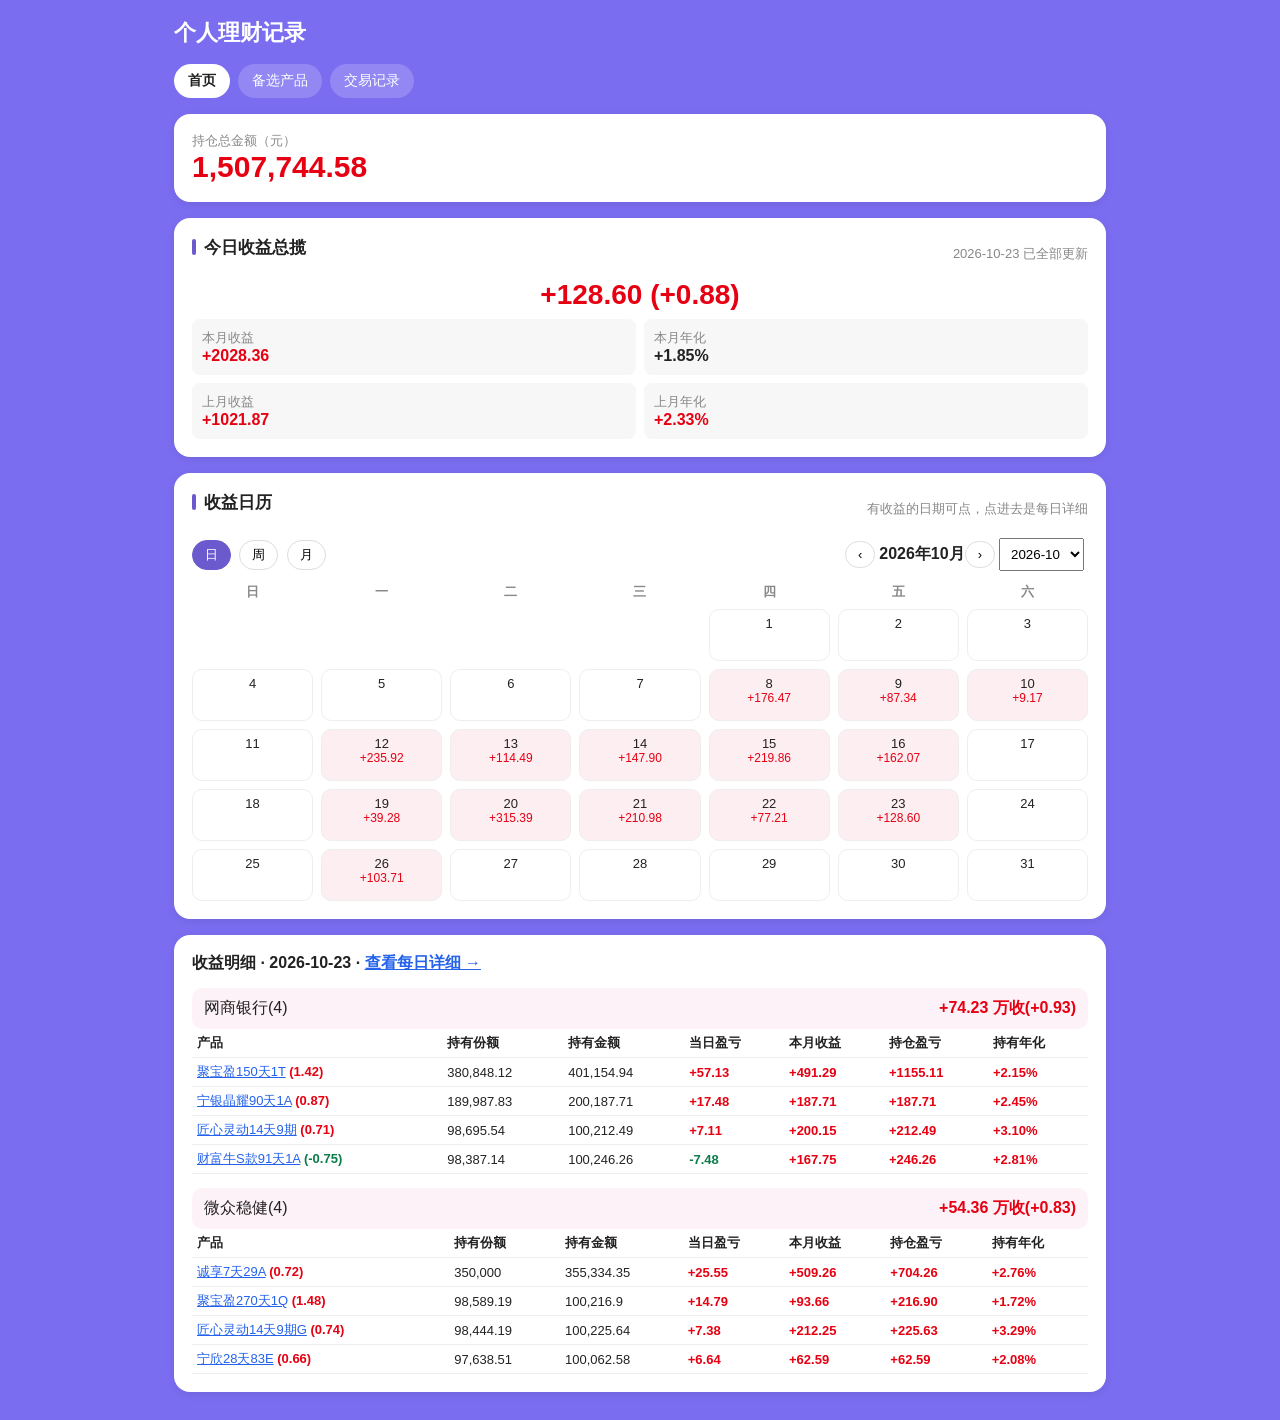
<file: index.html>
<!DOCTYPE html>
<html lang="zh-CN">
<head>
<meta charset="utf-8">
<meta name="viewport" content="width=device-width, initial-scale=1">
<title>首页 · 个人理财记录</title>
<link rel="stylesheet" href="style.css">
</head>
<body>
<div class="wrap">
<h1 class="pagetitle">个人理财记录</h1>
<nav class="nav"><a href="index.html" class="on">首页</a><a href="compare.html" class="">备选产品</a><a href="transactions.html" class="">交易记录</a></nav>

<div class="card">
<div id="homeTotal">正在加载…</div>
</div>
<div class="card" style="margin-top:16px">
<div id="todaySummary">正在加载…</div>
</div>
<div class="card" style="margin-top:16px">
<div class="row"><h2>收益日历</h2><span class="muted">有收益的日期可点，点进去是每日详细</span></div>
<div id="calControls" style="margin:8px 0"></div>
<div class="cal" id="calendar"></div>
</div>
<div class="card" style="margin-top:16px">
<div id="homeDetail">正在加载…</div>
</div>

</div>
<script src="common.js"></script>
<script>
loadData().then(()=>{renderHomeTotal(); renderTodaySummary(); renderCalendar(); renderHomeDetail();});
</script>
</body>
</html>
</file>
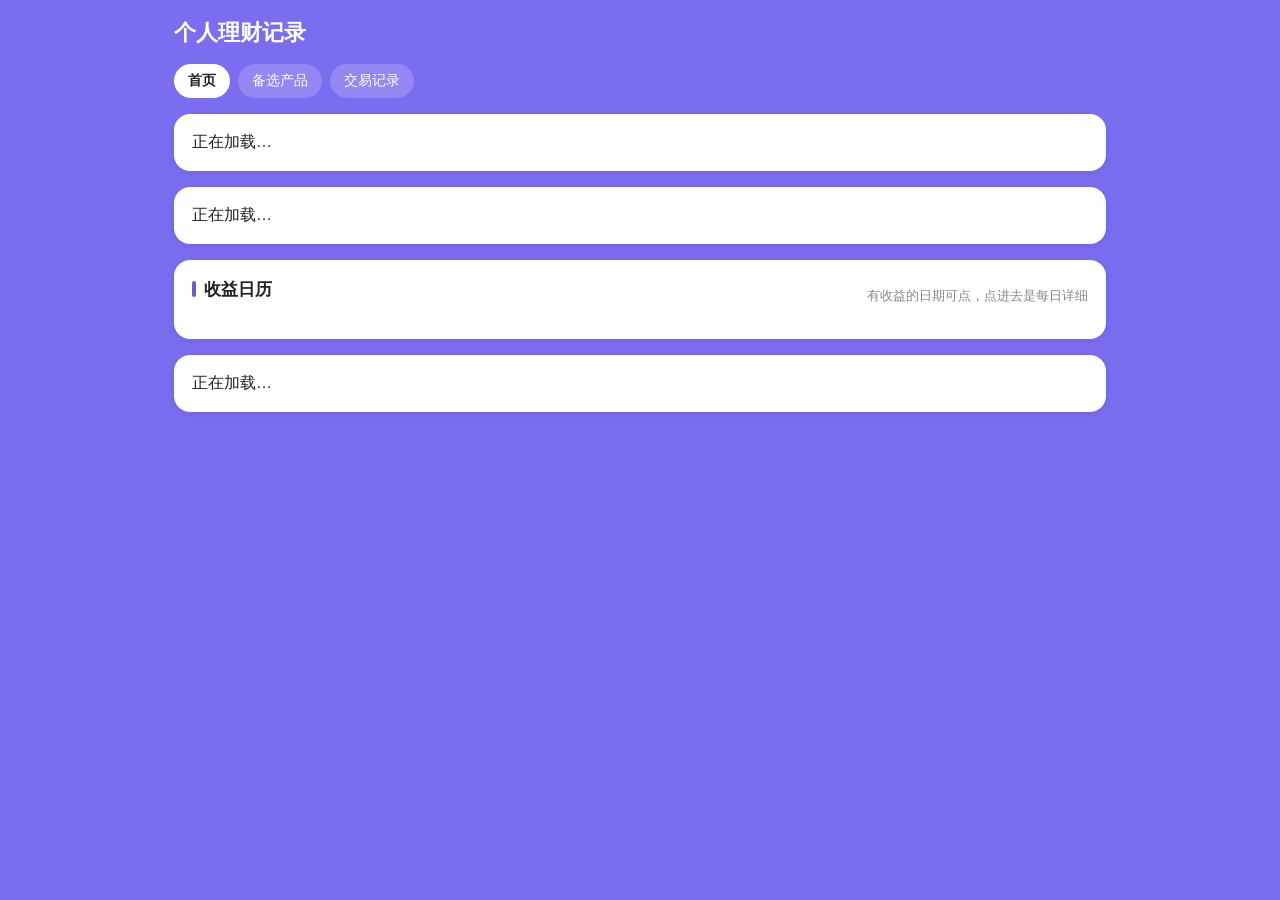
<file: calendar.html>
<!DOCTYPE html>
<html lang="zh-CN">
<head>
<meta charset="utf-8">
<meta name="viewport" content="width=device-width, initial-scale=1">
<meta http-equiv="refresh" content="0; url=index.html">
<title>收益日历 · 个人理财记录</title>
<link rel="stylesheet" href="style.css">
</head>
<body>
<div class="wrap">
<div class="card">
<p><a href="index.html">收益日历已移到首页，点击前往</a></p>
</div>
</div>
</body>
</html>
</file>
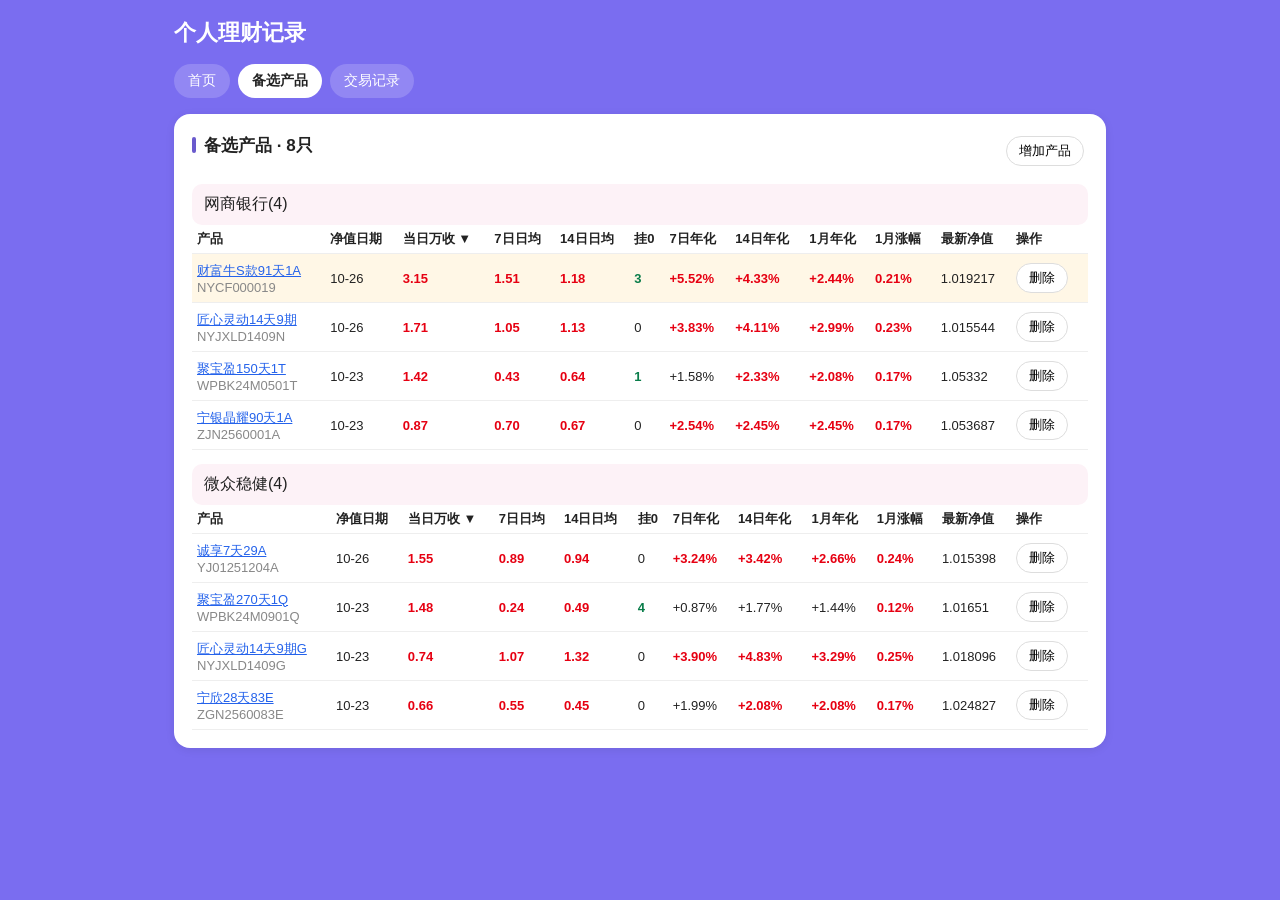
<file: compare.html>
<!DOCTYPE html>
<html lang="zh-CN">
<head>
<meta charset="utf-8">
<meta name="viewport" content="width=device-width, initial-scale=1">
<title>备选产品 · 个人理财记录</title>
<link rel="stylesheet" href="style.css">
</head>
<body>
<div class="wrap">
<h1 class="pagetitle">个人理财记录</h1>
<nav class="nav"><a href="index.html" class="">首页</a><a href="compare.html" class="on">备选产品</a><a href="transactions.html" class="">交易记录</a></nav>

<div class="card">
<div class="row"><h2>备选产品 · <span id="compareCount">8只</span></h2><span><button class="pill" id="addToggle">增加产品</button></span></div>
<div id="addForm" style="display:none;border-top:1px solid #eee;padding-top:10px;margin-top:10px">
<label>产品名 <input id="addName" placeholder="例如 新产品90天1A"></label>
<label>子份额代码 <input id="addCode" placeholder="例如 XXX000001A"></label>
<label>代销 <input id="addDist" list="distList" placeholder="网商银行 / 微众稳健"><datalist id="distList"><option value="网商银行"><option value="微众稳健"></datalist></label>
<label>管理人简称 <input id="addMgrShort" placeholder="例如 南银"></label>
<label>管理人全称 <input id="addMgr" placeholder="可选，默认用简称"></label>
<label>登记编码 <input id="addReg" placeholder="可选"></label>
<label>买入日 <input id="addBuyDate" type="date"></label>
<label>买入净值 <input id="addBuyNav" type="number" step="0.000001" placeholder="1.000000"></label>
<label>持有份额 <input id="addShares" type="number" step="0.01" placeholder="100000"></label>
<button id="addProdBtn">加入持仓</button>
<button id="expHoldBtn">导出持仓 JSON</button>
<button id="expTxBtn">导出交易 JSON</button>
<button id="clearLocalBtn">清除本机保存</button>
<p id="addProdMsg" class="muted"></p>
</div>
<div id="compareTable">正在加载…</div>
</div>

</div>
<script src="common.js"></script>
<script>
loadData().then(()=>{renderCompare();});
document.getElementById('addToggle').onclick=()=>{
  const f=document.getElementById('addForm');
  f.style.display=f.style.display==='block'?'none':'block';
};
document.getElementById('addProdBtn').onclick=()=>{
  const msg=document.getElementById('addProdMsg');
  const ledger_name=document.getElementById('addName').value.trim();
  const share_code=document.getElementById('addCode').value.trim();
  const distributor=document.getElementById('addDist').value.trim();
  const manager_short=document.getElementById('addMgrShort').value.trim();
  const manager=document.getElementById('addMgr').value.trim();
  const registration_code=document.getElementById('addReg').value.trim();
  const purchase_date=document.getElementById('addBuyDate').value;
  const purchase_nav=parseFloat(document.getElementById('addBuyNav').value);
  const shares=parseFloat(document.getElementById('addShares').value);
  if(!ledger_name||!share_code||!distributor||!purchase_date||!(purchase_nav>0)||!(shares>0)){ msg.textContent='请填写产品名、子份额代码、代销、买入日、买入净值、持有份额'; return; }
  const res=addProductToHoldings({ledger_name, share_code, distributor, manager_short, manager, registration_code, purchase_date, purchase_nav, shares});
  if(!res.ok){ msg.textContent=res.msg; return; }
  msg.textContent='已加入 '+ledger_name+'，已本机保存，首页总额和交易记录页同浏览器联动。';
  ['addName','addCode','addMgrShort','addMgr','addReg','addBuyDate','addBuyNav','addShares'].forEach(id=>{document.getElementById(id).value='';});
  renderCompare();
};
document.getElementById('expHoldBtn').onclick=()=>{
  const blob=new Blob([JSON.stringify(HOLD,null,2)],{type:'application/json'}); const a=document.createElement('a'); a.href=URL.createObjectURL(blob); a.download='holdings.json'; a.click();
};
document.getElementById('expTxBtn').onclick=()=>{
  if(!TX){ document.getElementById('addProdMsg').textContent='暂无交易数据'; return; }
  const blob=new Blob([JSON.stringify(TX,null,2)],{type:'application/json'}); const a=document.createElement('a'); a.href=URL.createObjectURL(blob); a.download='transactions.json'; a.click();
};
document.getElementById('clearLocalBtn').onclick=()=>{ clearLocal(); location.reload(); };
</script>
</body>
</html>
</file>
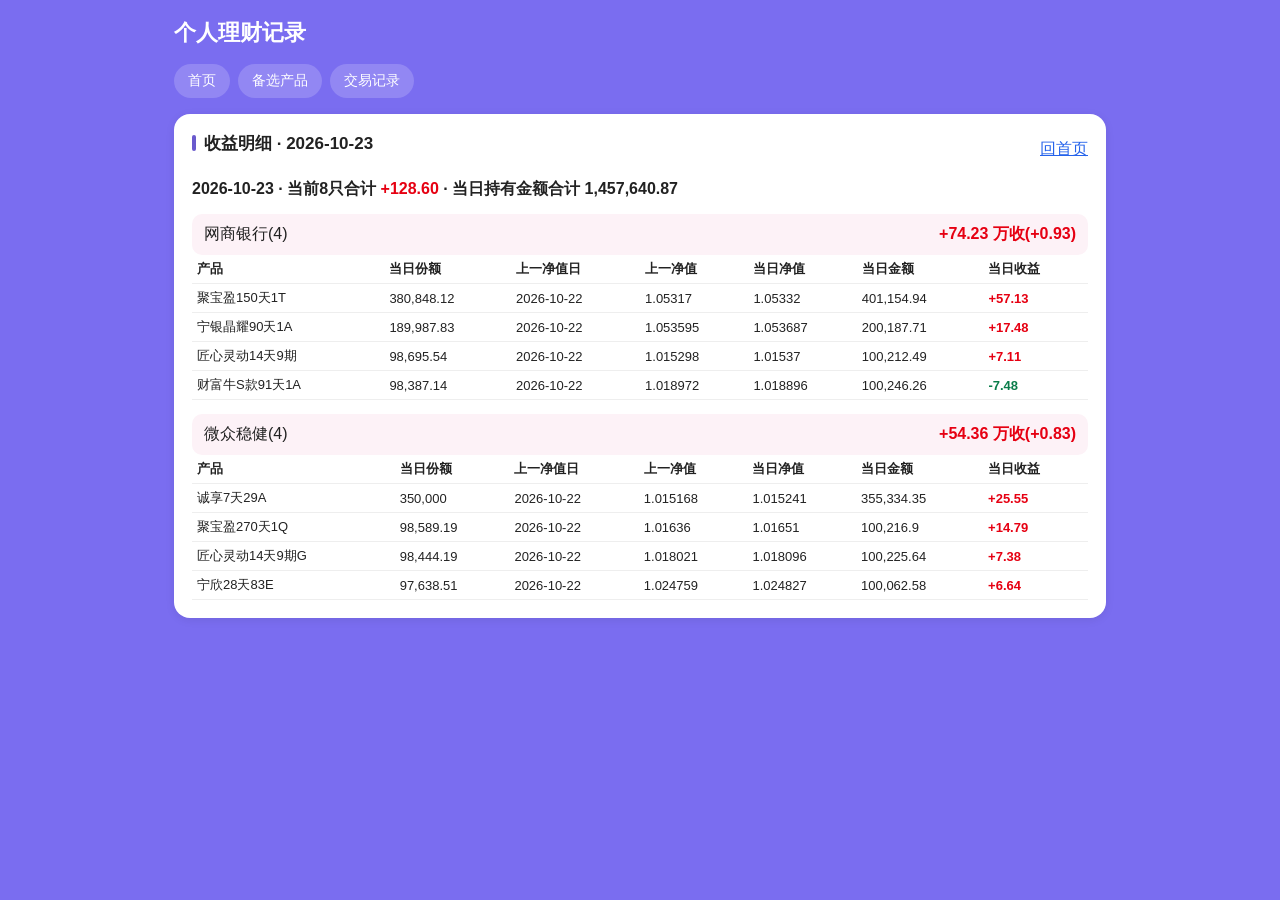
<file: day.html>
<!DOCTYPE html>
<html lang="zh-CN">
<head>
<meta charset="utf-8">
<meta name="viewport" content="width=device-width, initial-scale=1">
<title>每日详细 · 个人理财记录</title>
<link rel="stylesheet" href="style.css">
</head>
<body>
<div class="wrap">
<h1 class="pagetitle">个人理财记录</h1>
<nav class="nav"><a href="index.html" class="">首页</a><a href="compare.html" class="">备选产品</a><a href="transactions.html" class="">交易记录</a></nav>

<div class="card">
<div class="row"><h2 id="dayTitle">每日详细</h2><span><a href="index.html">回首页</a></span></div>
<div id="dayDetail">正在加载…</div>
</div>

</div>
<script src="common.js"></script>
<script>

loadData().then(()=>{
  const ds=new URLSearchParams(location.search).get('date')||'2026-10-23';
  document.getElementById('dayTitle').textContent='收益明细 · '+ds;
  const {cal, det}=lotCalendar();
  const rows=det[ds];
  const box=document.getElementById('dayDetail');
  if(!rows){ box.innerHTML='<p class="muted">这一天目前8只没有净值收益。</p>'; return; }
  const oldv=OLD_CAL[ds];
  let totAmt=rows.reduce((a,r)=>a+r.shares*r.nav,0);
  let h='<h4 style="margin:12px 0 6px">'+ds+' · 当前8只合计 <span'+gainCls(cal[ds])+'>'+fmt(cal[ds])+'</span> · 当日持有金额合计 '+totAmt.toLocaleString(undefined,{maximumFractionDigits:2})+'</h4>';
  ['网商银行','微众稳健'].forEach(g=>{
    const gr=rows.filter(r=>r.distributor===g);
    if(!gr.length) return;
    const gGain=gr.reduce((a,r)=>a+r.gain,0); const gAmt=gr.reduce((a,r)=>a+r.shares*r.nav,0); const gWan=gAmt?gGain/gAmt*10000:0;
    h+='<div class="groupHead"><span>'+g+'('+gr.length+')</span><span'+gainCls(gGain)+'>'+fmt(gGain)+' 万收('+fmt(gWan)+')</span></div>';
    h+='<table><tr><th>产品</th><th>当日份额</th><th>上一净值日</th><th>上一净值</th><th>当日净值</th><th>当日金额</th><th>当日收益</th></tr>';
    gr.forEach(r=>{
      h+='<tr><td>'+r.name+'</td><td>'+r.shares.toLocaleString()+'</td><td>'+r.prevDate+'</td><td>'+r.prev+'</td><td>'+r.nav+'</td><td>'+(r.shares*r.nav).toLocaleString(undefined,{maximumFractionDigits:2})+'</td><td'+gainCls(r.gain)+'>'+fmt(r.gain)+'</td></tr>';
    });
    h+='</table>';
  });
  box.innerHTML=h;
});

</script>
</body>
</html>
</file>
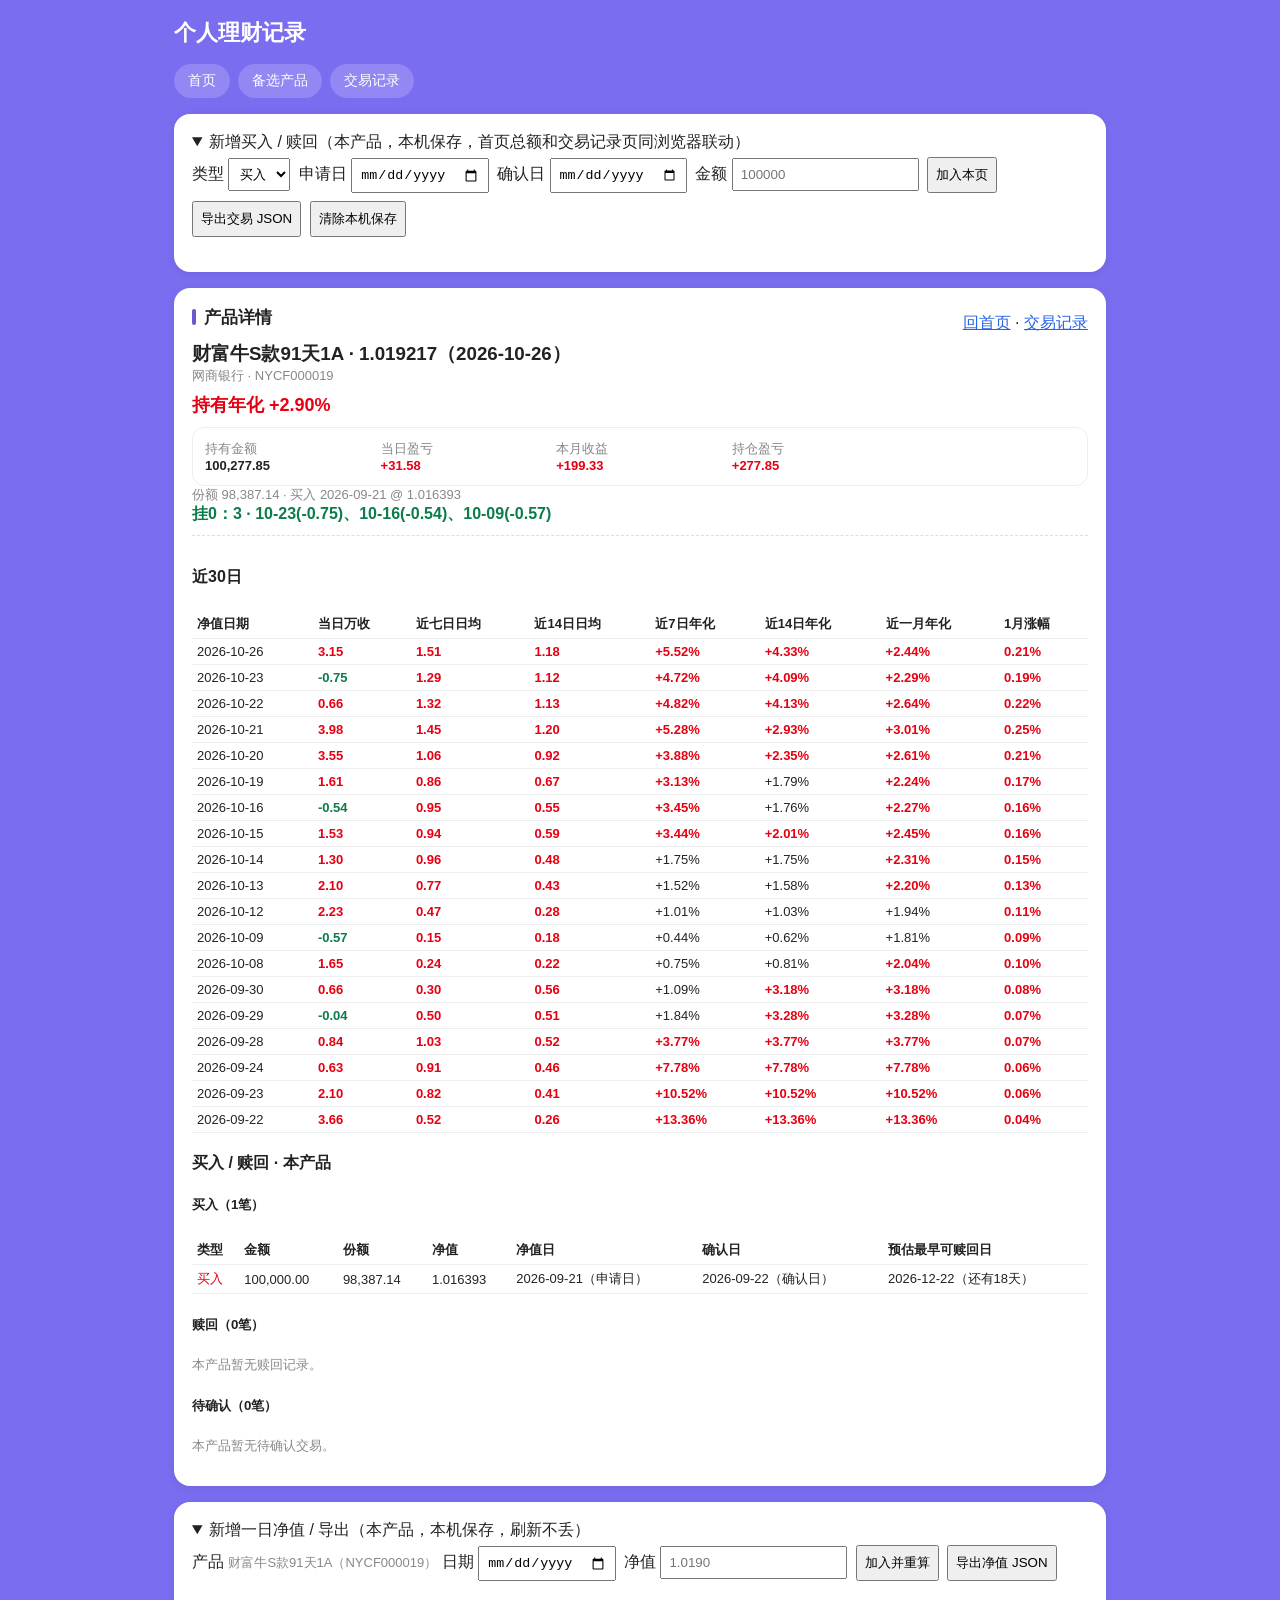
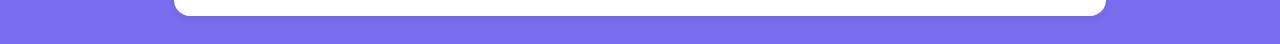
<file: detail.html>
<!DOCTYPE html>
<html lang="zh-CN">
<head>
<meta charset="utf-8">
<meta name="viewport" content="width=device-width, initial-scale=1">
<title>产品详情 · 个人理财记录</title>
<link rel="stylesheet" href="style.css">
</head>
<body>
<div class="wrap">
<h1 class="pagetitle">个人理财记录</h1>
<nav class="nav"><a href="index.html" class="">首页</a><a href="compare.html" class="">备选产品</a><a href="transactions.html" class="">交易记录</a></nav>

<div class="card">
<details open>
<summary>新增买入 / 赎回（本产品，本机保存，首页总额和交易记录页同浏览器联动）</summary>
<label>类型 <select id="txType"><option value="买入">买入</option><option value="赎回">赎回</option></select></label>
<label>申请日 <input id="txApply" type="date"></label>
<label>确认日 <input id="txConfirm" type="date"></label>
<label id="txAmtLabel">金额 <input id="txAmt" type="number" step="0.01" placeholder="100000"></label>
<label id="txShrLabel" style="display:none">份额 <input id="txShr" type="number" step="0.01" placeholder="10000"></label>
<button id="txAddBtn">加入本页</button>
<button id="txExpBtn">导出交易 JSON</button>
<button id="txClearBtn">清除本机保存</button>
<p id="txMsg" class="muted"></p>
</details>
</div>
<div class="card" style="margin-top:16px">
<div class="row"><h2>产品详情</h2><span><a href="index.html">回首页</a> · <a href="transactions.html">交易记录</a></span></div>
<div id="list"></div>
</div>
<div class="card" style="margin-top:16px">
<details open>
<summary>新增一日净值 / 导出（本产品，本机保存，刷新不丢）</summary>
<label>产品 <span id="pName" class="muted"></span></label>
<label>日期 <input id="dIn" type="date"></label>
<label>净值 <input id="nIn" type="number" step="0.000001" placeholder="1.0190"></label>
<button id="addBtn">加入并重算</button>
<button id="expBtn">导出净值 JSON</button>
<p id="addMsg" class="muted"></p>
</details>
</div>

</div>
<script src="common.js"></script>
<script>

loadData().then(()=>{
  const params=new URLSearchParams(location.search);
  let share=params.get('share');
  if(!DATA.products.find(p=>p.share_code===share)) share=DATA.products[0].share_code;
  const hold=HOLD.products.find(p=>p.share_code===share);
  document.getElementById('pName').textContent=hold.ledger_name+'（'+share+'）';
  const renderOne=()=>renderProductDetail(share);
  renderOne();
  const applyInput=document.getElementById('txApply');
  const confirmInput=document.getElementById('txConfirm');
  applyInput.onchange=()=>{ if(applyInput.value) confirmInput.value=nextWorkingDay(applyInput.value); };
  document.getElementById('txType').onchange=e=>{
    const isBuy=e.target.value==='买入';
    document.getElementById('txAmtLabel').style.display=isBuy?'':'none';
    document.getElementById('txShrLabel').style.display=isBuy?'none':'';
  };
  document.getElementById('txAddBtn').onclick=()=>{
    const type=document.getElementById('txType').value;
    const apply=applyInput.value, confirm=confirmInput.value;
    const amt=parseFloat(document.getElementById('txAmt').value);
    const shr=parseFloat(document.getElementById('txShr').value);
    const msg=document.getElementById('txMsg');
    if(!apply||!confirm){ msg.textContent='请填写申请日和确认日'; return; }
    if(type==='买入' && !(amt>0)){ msg.textContent='买入请填写金额'; return; }
    if(type==='赎回' && !(shr>0)){ msg.textContent='赎回请填写份额'; return; }
    const curHold=HOLD.products.find(p=>p.share_code===share);
    if(type==='赎回' && shr>curHold.shares){ msg.textContent='赎回份额大于当前份额 '+curHold.shares.toLocaleString()+'，请改小'; return; }
    const navEntry=histAsc(share).find(x=>x[0]===apply);
    if(!navEntry){
      if(type==='买入') { const pend={type:'待确认', product:hold.ledger_name, distributor:hold.distributor, date:'--', shares:null, amount:amt, nav_date:apply, planned_confirm:confirm}; TX.pending.push(pend); LOCAL.pendingAdded.push(pend); }
      else { const pend={type:'待确认', product:hold.ledger_name, distributor:hold.distributor, date:'--', shares:null, amount:0, nav_date:apply, planned_confirm:confirm, redeem_shares:shr}; TX.pending.push(pend); LOCAL.pendingAdded.push(pend); }
      msg.textContent='申请日 '+apply+' 的净值还没公布，已记为待确认，未计入份额，已本机保存。确认后请再核对净值和份额。';
    } else {
      const nav=navEntry[1];
      if(type==='买入'){
        const shares=Math.round(amt/nav*100)/100;
        const rec={type:'买入', product:hold.ledger_name, distributor:hold.distributor, date:confirm, shares, amount:amt, nav_date:apply};
        TX.transactions.push(rec); LOCAL.added.push(rec);
        const beforePend=TX.pending.length;
        TX.pending=TX.pending.filter(p=>!(p.product===hold.ledger_name&&p.amount===amt));
        if(TX.pending.length<beforePend) LOCAL.pendingRemoved.push({product:hold.ledger_name, amount:amt});
        curHold.shares=Math.round((curHold.shares+shares)*100)/100; LOCAL.holdShares[share]=curHold.shares;
        msg.textContent='已加入买入 '+apply+' 净值 '+nav+'，金额 '+amt.toLocaleString(undefined,{minimumFractionDigits:2})+'，份额 '+shares.toLocaleString()+'，已计入份额，已本机保存，首页总额和交易记录页同浏览器联动。'+(beforePend>TX.pending.length?'同额待确认已自动删掉。':'');
      } else {
        const amount=Math.round(shr*nav*100)/100;
        const rec={type:'卖出', product:hold.ledger_name, distributor:hold.distributor, date:confirm, shares:shr, amount, nav_date:apply};
        TX.transactions.push(rec); LOCAL.added.push(rec);
        curHold.shares=Math.round((curHold.shares-shr)*100)/100; LOCAL.holdShares[share]=curHold.shares;
        msg.textContent='已加入赎回 '+apply+' 净值 '+nav+'，份额 '+shr.toLocaleString()+'，金额 '+amount.toLocaleString(undefined,{minimumFractionDigits:2})+'，已从份额扣减，已本机保存，首页总额和交易记录页同浏览器联动。';
      }
    }
    TX.summary_current8={buys:TX.transactions.filter(t=>t.type==='买入').length, sells:TX.transactions.filter(t=>t.type==='卖出').length, pending:TX.pending.length};
    saveLocal();
    renderOne();
  };
  document.getElementById('txClearBtn').onclick=()=>{ clearLocal(); location.reload(); };
  document.getElementById('txExpBtn').onclick=()=>{
    const blob=new Blob([JSON.stringify(TX,null,2)],{type:'application/json'}); const a=document.createElement('a'); a.href=URL.createObjectURL(blob); a.download='transactions.json'; a.click();
  };
  document.getElementById('addBtn').onclick=()=>{
    const d=document.getElementById('dIn').value, n=parseFloat(document.getElementById('nIn').value);
    if(!d||isNaN(n)){document.getElementById('addMsg').textContent='请填写日期和净值';return;}
    const p=DATA.products.find(x=>x.share_code===share); p.history_desc=p.history_desc.filter(x=>x[0]!==d); p.history_desc.unshift([d,n]); p.history_desc.sort((a,b)=>b[0].localeCompare(a[0]));
    LOCAL.navAdded=LOCAL.navAdded.filter(x=>!(x.share_code===share&&x.date===d)); LOCAL.navAdded.push({share_code:share, date:d, nav:n}); saveLocal();
    document.getElementById('addMsg').textContent='已加入 '+hold.ledger_name+' '+d+' '+n+'，全部指标已由净值重算，已本机保存，刷新不丢。';
    renderOne();
  };
  document.getElementById('expBtn').onclick=()=>{
    const blob=new Blob([JSON.stringify(DATA,null,2)],{type:'application/json'}); const a=document.createElement('a'); a.href=URL.createObjectURL(blob); a.download='nav-history.json'; a.click();
  };
});

</script>
</body>
</html>
</file>
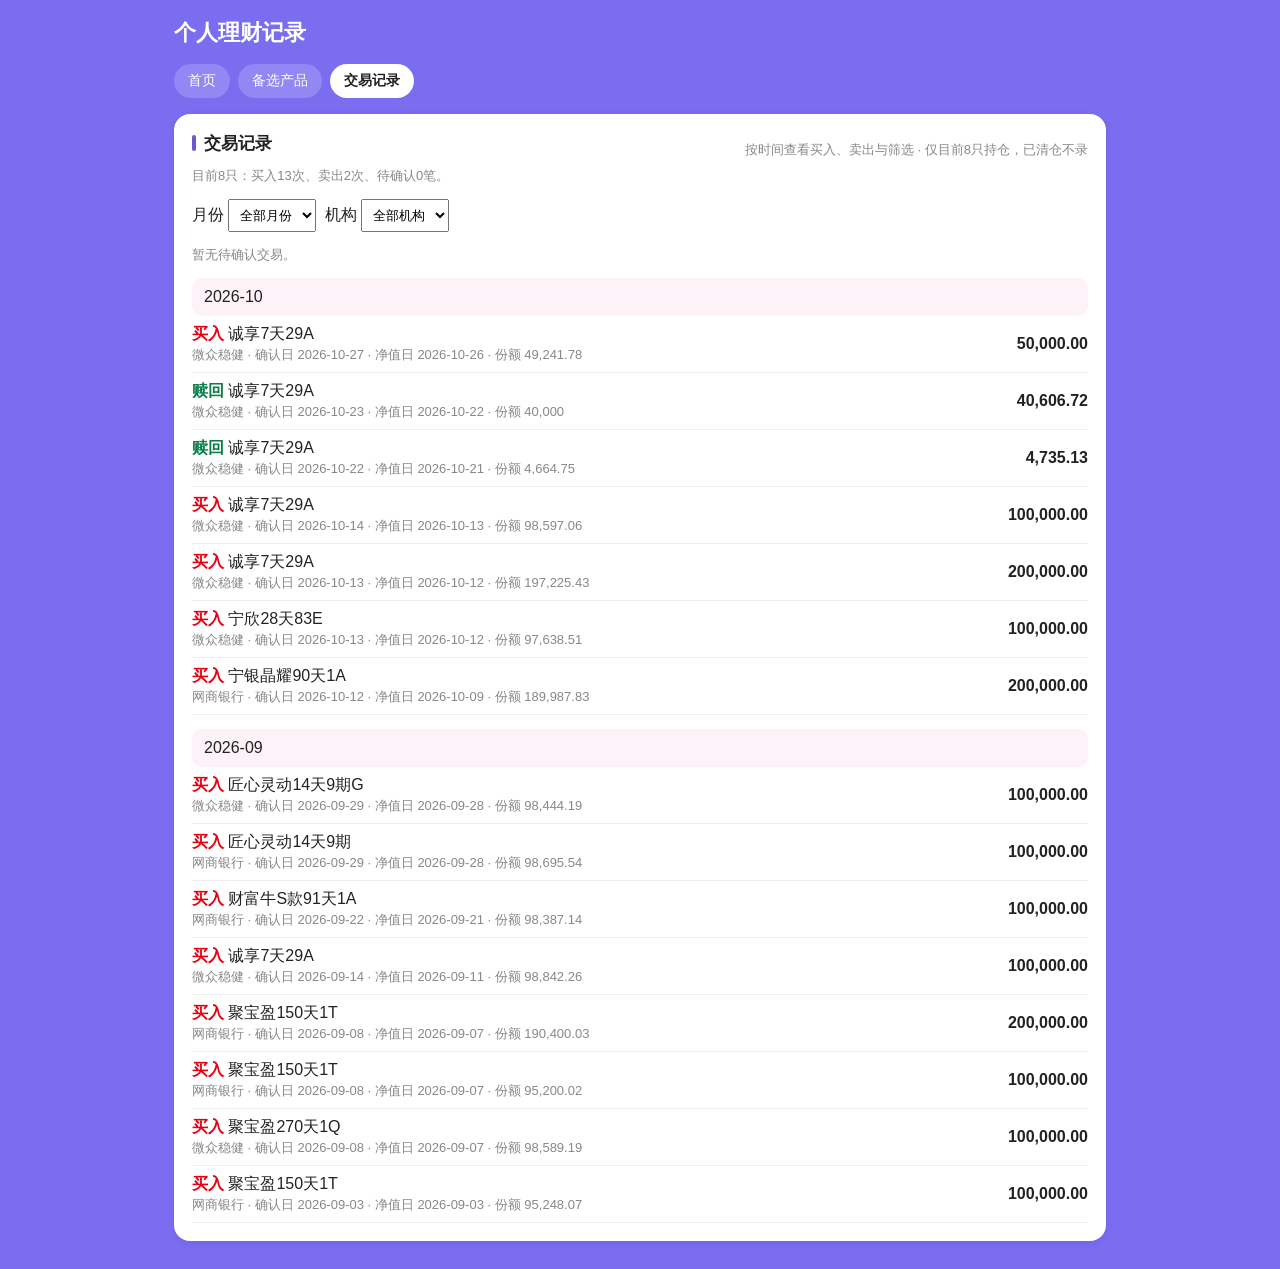
<file: transactions.html>
<!DOCTYPE html>
<html lang="zh-CN">
<head>
<meta charset="utf-8">
<meta name="viewport" content="width=device-width, initial-scale=1">
<title>交易记录 · 个人理财记录</title>
<link rel="stylesheet" href="style.css">
</head>
<body>
<div class="wrap">
<h1 class="pagetitle">个人理财记录</h1>
<nav class="nav"><a href="index.html" class="">首页</a><a href="compare.html" class="">备选产品</a><a href="transactions.html" class="on">交易记录</a></nav>

<div class="card">
<div class="row"><h2>交易记录</h2><span class="muted">按时间查看买入、卖出与筛选 · 仅目前8只持仓，已清仓不录</span></div>
<div id="txSummary" class="muted">正在加载交易记录…</div>
<div style="margin-top:10px"><label>月份 <select id="txMonth"><option>全部月份</option><option>2026-10</option><option>2026-09</option></select></label> <label>机构 <select id="txInst"><option>全部机构</option><option>网商银行</option><option>微众稳健</option></select></label></div>
<div id="txList"></div>
</div>

</div>
<script src="common.js"></script>
<script>
loadData().then(()=>{renderTx();});
</script>
</body>
</html>
</file>
<file: style.css>
*{box-sizing:border-box}
body{font-family:-apple-system,BlinkMacSystemFont,"PingFang SC","Microsoft YaHei",sans-serif;margin:0;background:#7a6df0;color:#222}
.wrap{max-width:960px;margin:0 auto;padding:18px 14px 28px}
#compareTable{display:block}
#compareTable .split-group{min-width:0}
.homeGrid{display:grid;grid-template-columns:1fr 1fr;gap:16px;align-items:start}
.homeGrid .card{margin-top:0 !important}
@media(max-width:1000px){.homeGrid{grid-template-columns:1fr}}
.prod .cols.cols6{grid-template-columns:repeat(3,1fr)}
table{table-layout:auto;width:100%}
#compareTable table,#homeDetail table,#dayDetail table,.detail table{width:100%}
.topTabs{display:flex;background:#e9e6fb;border-radius:12px;padding:4px;margin-bottom:16px}
.topTabs button{flex:1;border:0;background:transparent;padding:10px;border-radius:9px;font-size:15px;cursor:pointer;color:#555}
.topTabs button.on{background:#fff;font-weight:700;color:#222;box-shadow:0 1px 4px rgba(0,0,0,.12)}
.grid{display:grid;grid-template-columns:1fr 1fr;gap:16px}
@media(max-width:760px){.grid{grid-template-columns:1fr}}
.card{background:#fff;border-radius:16px;padding:18px;box-shadow:0 2px 10px rgba(0,0,0,.08)}
.card h2{margin:0 0 12px;font-size:17px}
.card h2:before{content:"";display:inline-block;width:4px;height:16px;background:#6a5acd;border-radius:2px;vertical-align:-2px;margin-right:8px}
.big{font-size:32px;font-weight:800;color:#e60012;text-align:center}
.center{text-align:center;color:#666;font-size:13px;margin-top:6px}
.miniGrid{display:grid;grid-template-columns:1fr 1fr;gap:12px;margin-top:16px}
.mini{background:#f3f2fb;border-radius:10px;padding:12px;text-align:center}
.mini .lab{color:#666;font-size:13px}
.mini .val{color:#e60012;font-weight:700;font-size:18px;margin-top:4px}
.muted{color:#888;font-size:13px}
.row{display:flex;justify-content:space-between;gap:8px;align-items:center}
.pill{border:1px solid #ddd;background:#fff;border-radius:20px;padding:5px 12px;cursor:pointer;font-size:13px}
.pill.on{background:#6a5acd;color:#fff;border-color:#6a5acd}
.groupHead{display:flex;justify-content:space-between;background:#fdf2f7;border-radius:10px;padding:10px 12px;margin-top:14px}
.prod{border:1px solid #eee;border-radius:12px;padding:12px;margin-top:10px;cursor:pointer}
.prod .cols,.prod.cols{display:grid;grid-template-columns:repeat(5,1fr);gap:8px;margin-top:10px;font-size:13px}
.prod .cols b,.prod.cols b{display:block;font-weight:600}
.cal{display:grid;grid-template-columns:repeat(7,1fr);gap:8px;text-align:center;font-size:13px}
.cal .cell{border:1px solid #eee;border-radius:10px;min-height:52px;padding:6px}
.cal .cell.has{background:#fdeef2}
.cal .cell .v{font-size:12px}
.detail{display:none;margin-top:10px;border-top:1px dashed #ddd;padding-top:10px}
table{width:100%;border-collapse:collapse;font-size:13px}th,td{border-bottom:1px solid #eee;padding:5px;text-align:left}
#compareTable th{cursor:pointer;user-select:none}
#compareTable th:hover{color:#2563eb}
.gain-pos{color:#e60012;font-weight:600}
.gain-neg{color:#0a7d4a;font-weight:600}
.ann-high{color:#e60012;font-weight:700}
canvas{width:100%;height:110px;background:#fafbfc;border:1px solid #eee;border-radius:8px}
input,select,button{padding:7px;margin:4px 4px 4px 0}button{cursor:pointer}
a{color:#2563eb}

.nav{display:flex;gap:8px;flex-wrap:wrap;margin-bottom:16px}
.nav a{color:#fff;text-decoration:none;background:rgba(255,255,255,.18);padding:8px 14px;border-radius:20px;font-size:14px}
.nav a.on{background:#fff;color:#222;font-weight:700}
.nav a:hover{background:#fff;color:#222}
.pagetitle{color:#fff;margin:0 0 16px;font-size:22px}

.cal .cell a{text-decoration:none;color:inherit;display:block}
.cal .cell a:hover{text-decoration:underline}
.cal .cell.has a{color:#222}
.detail,#dayDetail,#homeDetail{overflow-x:auto}
@media(max-width:760px){
.wrap{padding:12px 10px 20px}
.card{padding:14px 12px}
.pagetitle{font-size:20px}
.cal{gap:4px;font-size:12px}
.cal .cell{padding:4px 2px;min-height:48px}
.cal .cell .v{font-size:11px}
.prod{padding:10px}
.prod .cols,.prod.cols,.prod .cols.cols6,.prod.cols.cols6{grid-template-columns:repeat(2,1fr)}
table{font-size:12px}
th,td{padding:4px 3px}
.row{flex-wrap:wrap}
.nav a{padding:7px 12px;font-size:13px}
}
</file>
